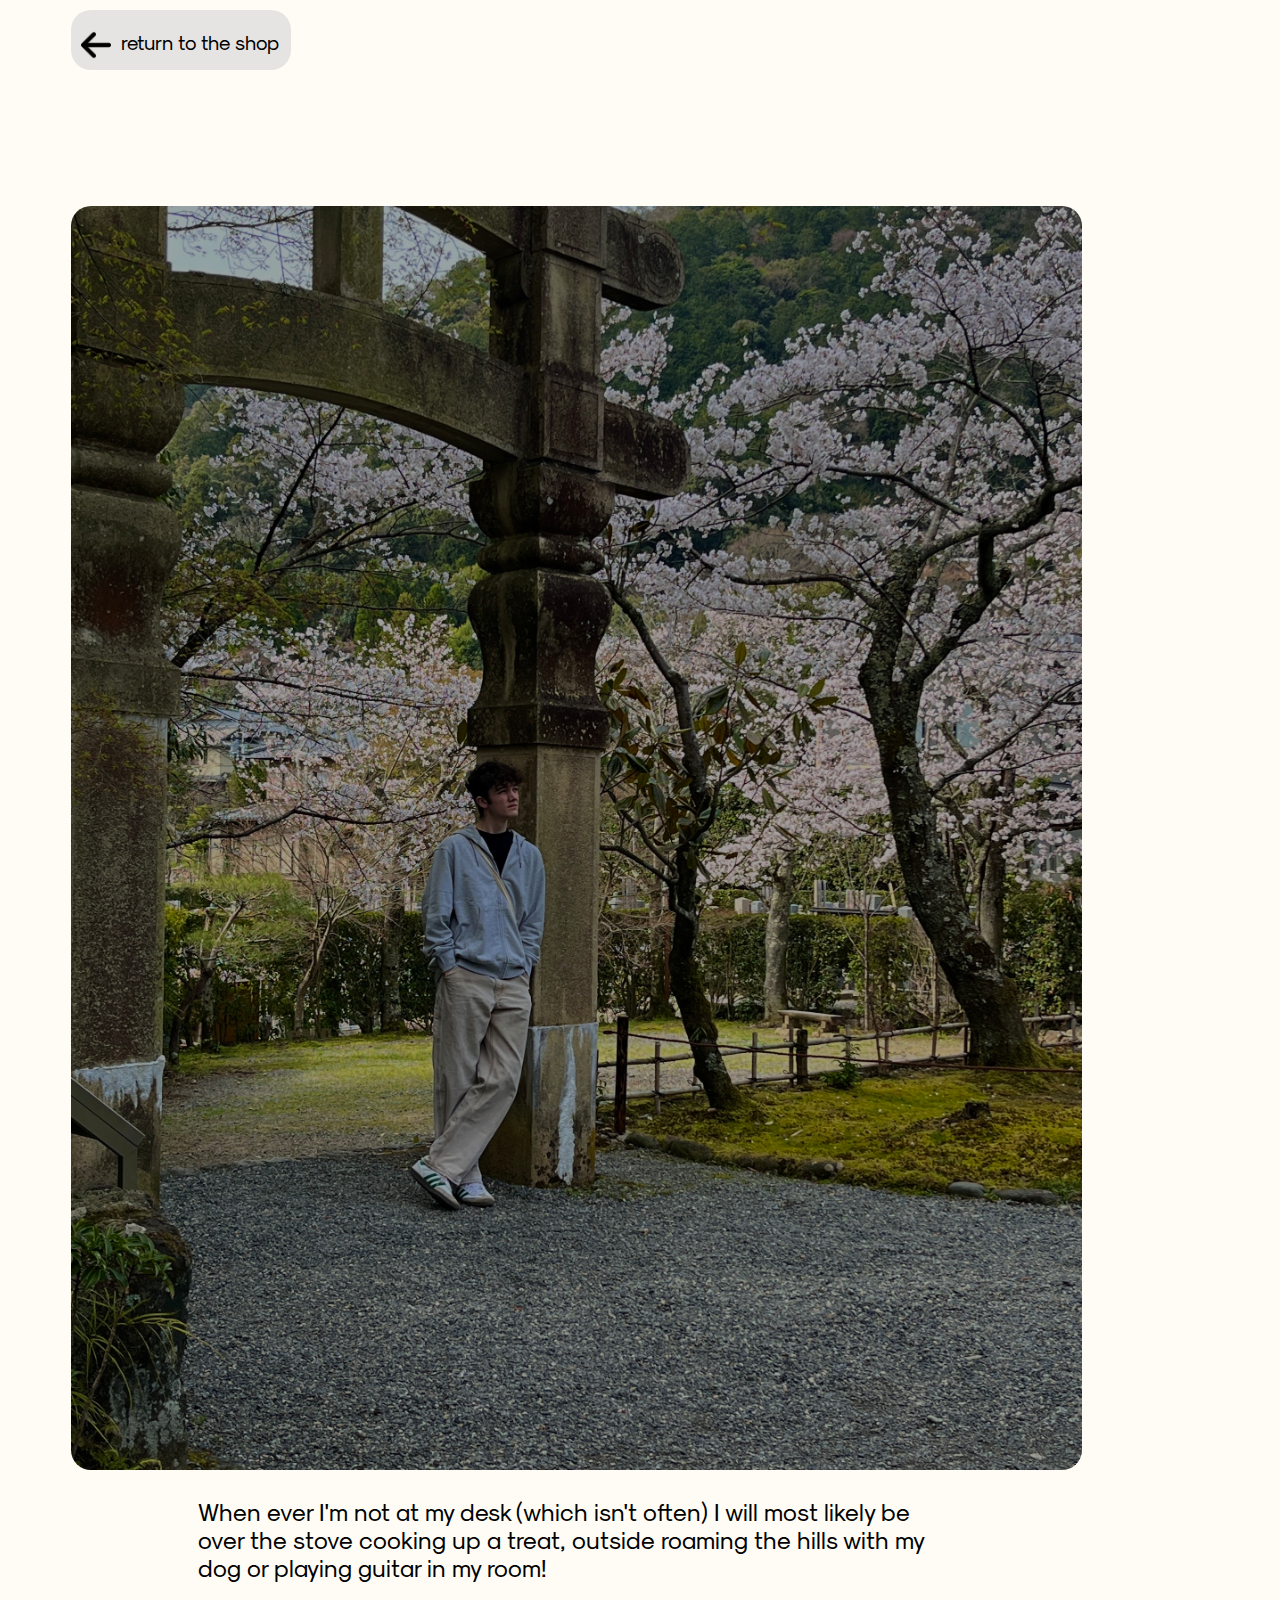
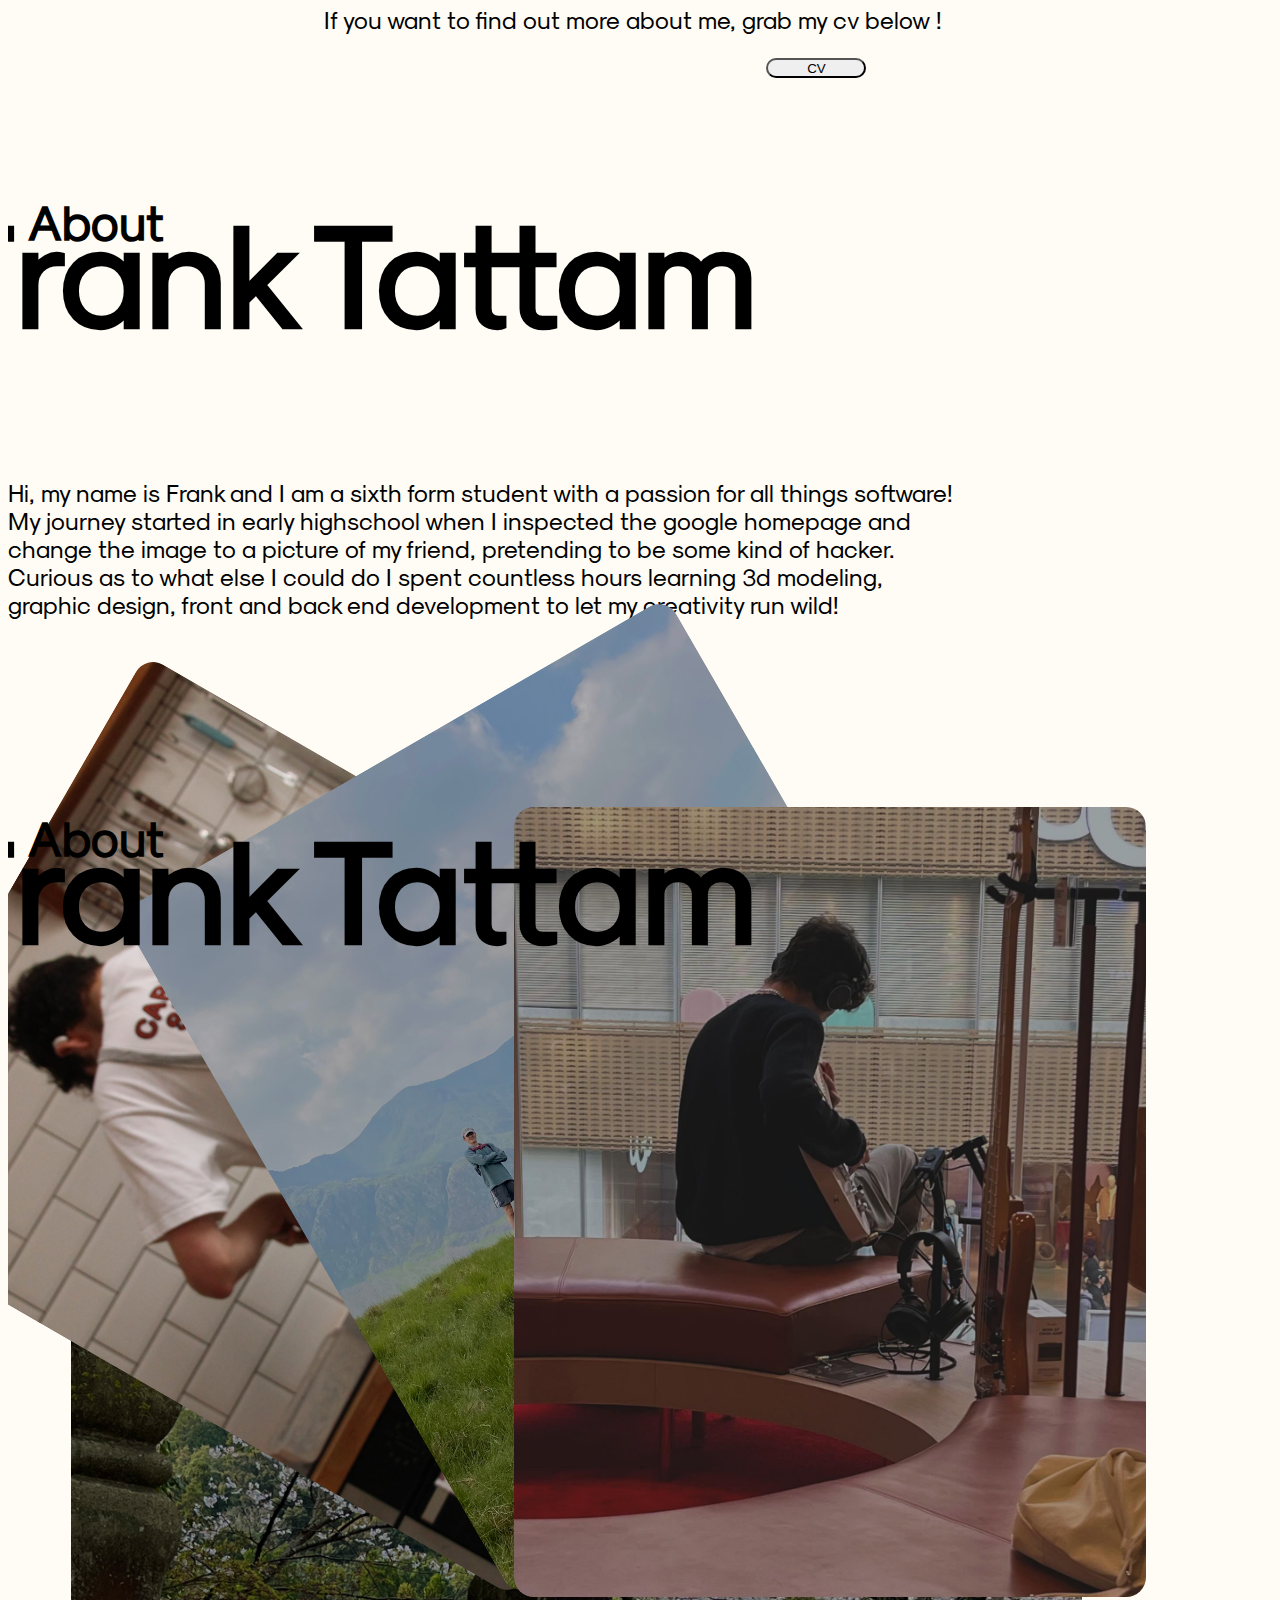
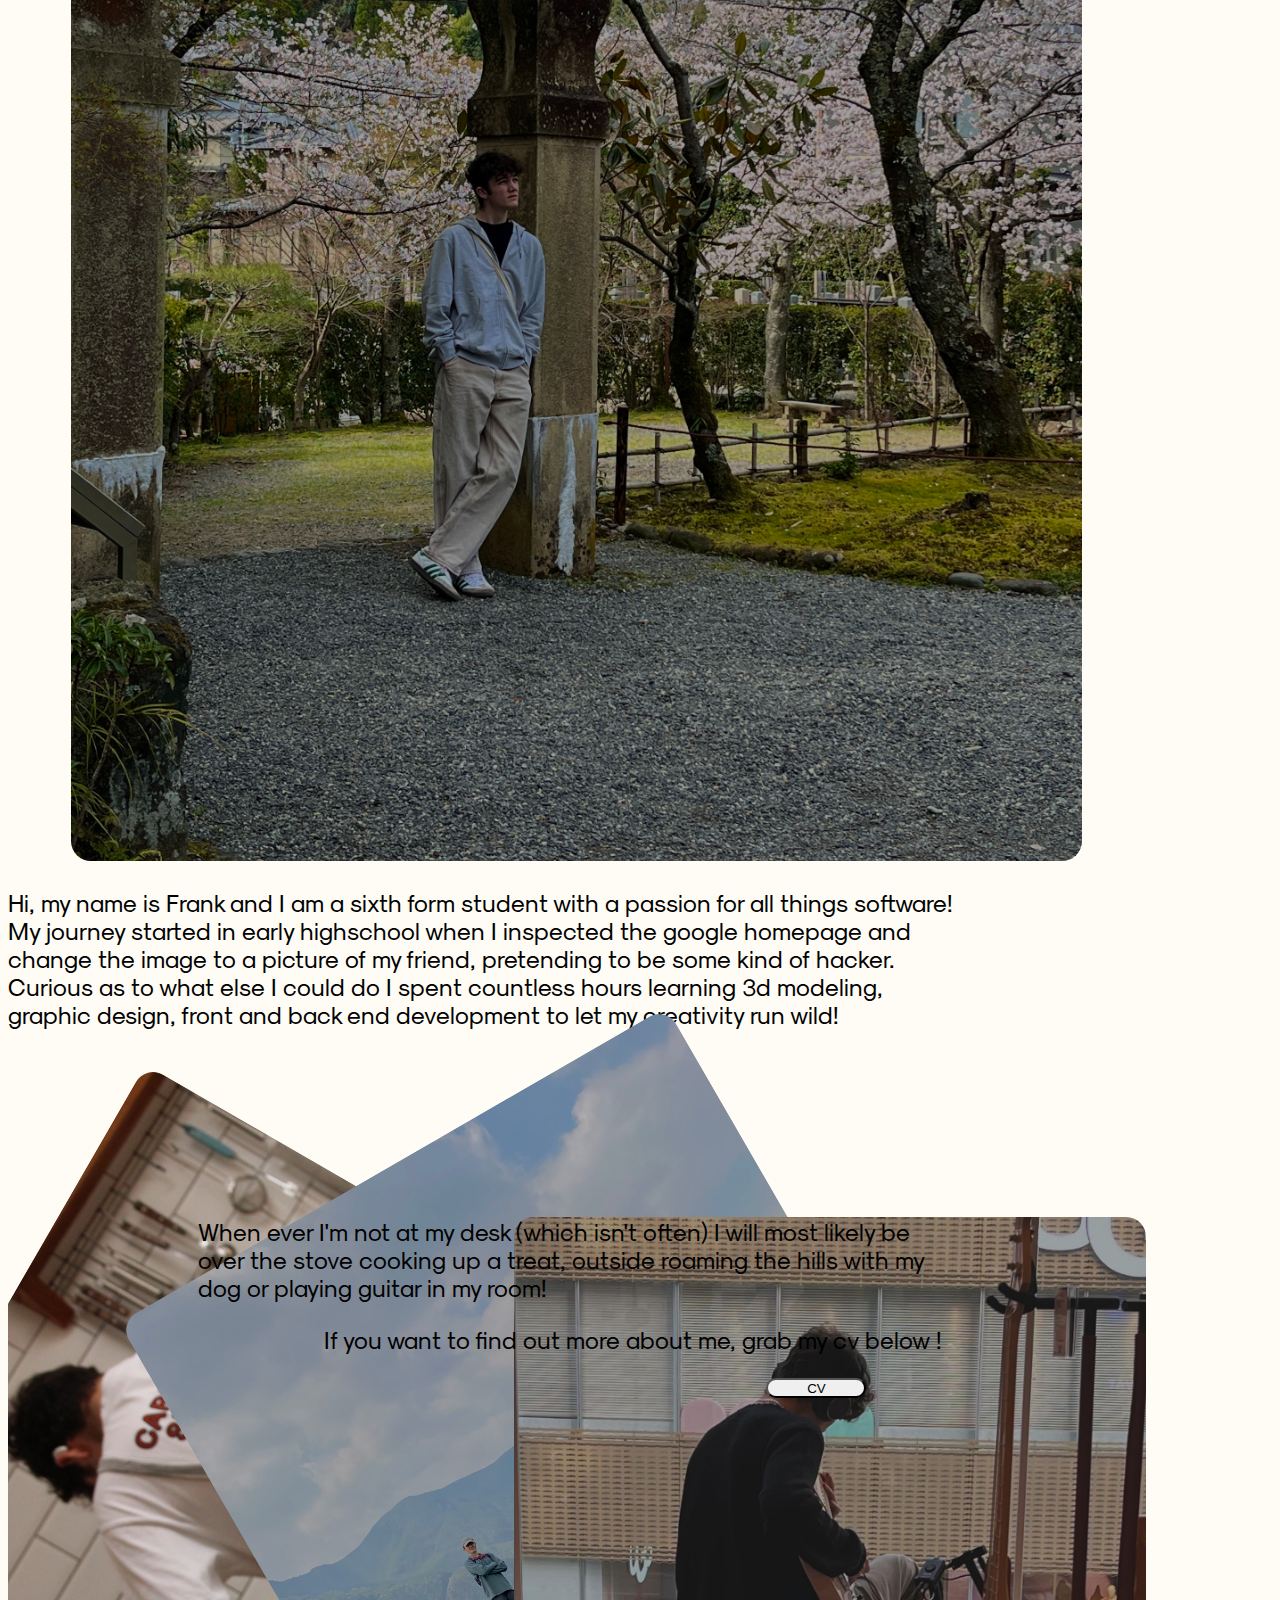
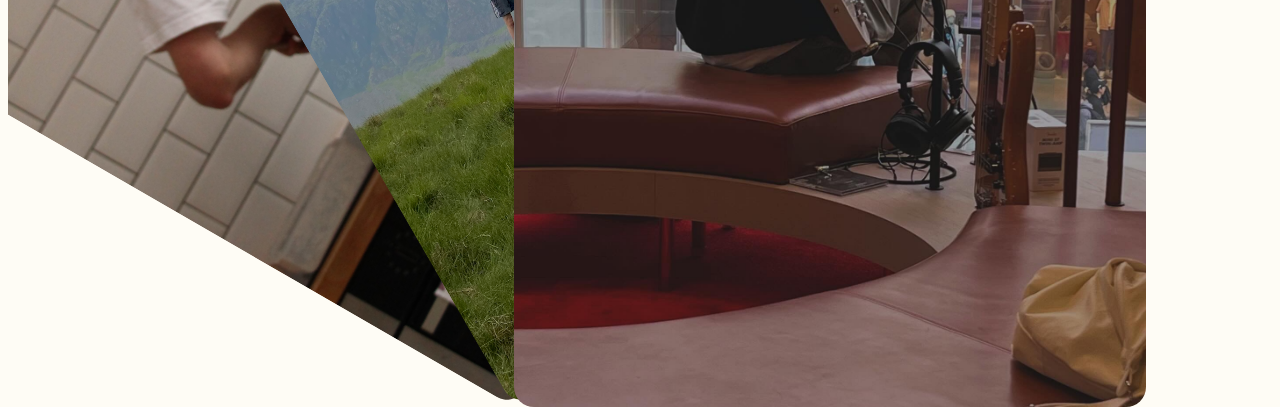
<file: aboutMe.html>
<!DOCTYPE html>
<html lang="en">
<head>
    <meta charset="UTF-8">
    <meta name="viewport" content="width=device-width, initial-scale=1.0">
    <link rel="stylesheet" href="aboutMe.css">
    <title>aboutMe</title>
</head>
<body style="overflow-x: clip;">
    <div class="returnButton"><a href="index.html" style="text-decoration: none;"><p class="returnTxt"><img src="img/arrow.png" alt="" class="arrow">return to the shop</p></a></div>
    <div class="Container">
        <div class="left">
            <img src="img/me.jpg" alt="" class="picOfMe">
            <p class="text2">When ever I'm not at my desk (which isn't often) I will most likely be over the stove cooking up a treat, outside roaming the hills with my dog or playing guitar in my room!</p>
            <p class="text3">If you want to find out more about me, grab my cv below !</p>
            <button class="cvButton">CV</button>
        </div>
        <div class="right">
            <h1 class="about">About</h1>
            <h1 class="name">Frank Tattam</h1>
            <p class="opening">Hi, my name is Frank and I am a sixth form student with a passion for all things software! My journey started in early highschool when I inspected the google homepage and change the image to a picture of my friend, pretending to be some kind of hacker. Curious as to what else I could do I spent countless hours learning 3d modeling, graphic design, front and back end development to let my creativity run wild! </p>
            <div class="tripPhotos">
                <img src="img/homepagebackground.JPG" alt="" class="meCooking">
                <img src="img/meWalking.jpg" alt="" class="meWalking">
                <img src="img/meGuitar.JPG" alt="" class="meGuitar">
            </div>
        </div>
    </div>
    <div class="All">
        <h1 class="about">About</h1>
        <h1 class="name">Frank Tattam</h1>
        <img src="img/me.jpg" alt="" class="picOfMe">
        <p class="opening">Hi, my name is Frank and I am a sixth form student with a passion for all things software! My journey started in early highschool when I inspected the google homepage and change the image to a picture of my friend, pretending to be some kind of hacker. Curious as to what else I could do I spent countless hours learning 3d modeling, graphic design, front and back end development to let my creativity run wild! </p>
        <div class="tripPhotos">
            <img src="img/homepagebackground.JPG" alt="" class="meCooking">
            <img src="img/meWalking.jpg" alt="" class="meWalking">
            <img src="img/meGuitar.JPG" alt="" class="meGuitar">
        </div>
        <p class="text2">When ever I'm not at my desk (which isn't often) I will most likely be over the stove cooking up a treat, outside roaming the hills with my dog or playing guitar in my room!</p>
        <p class="text3">If you want to find out more about me, grab my cv below !</p>
        <button class="cvButton">CV</button>
    </div>
</body>
</html>
</file>
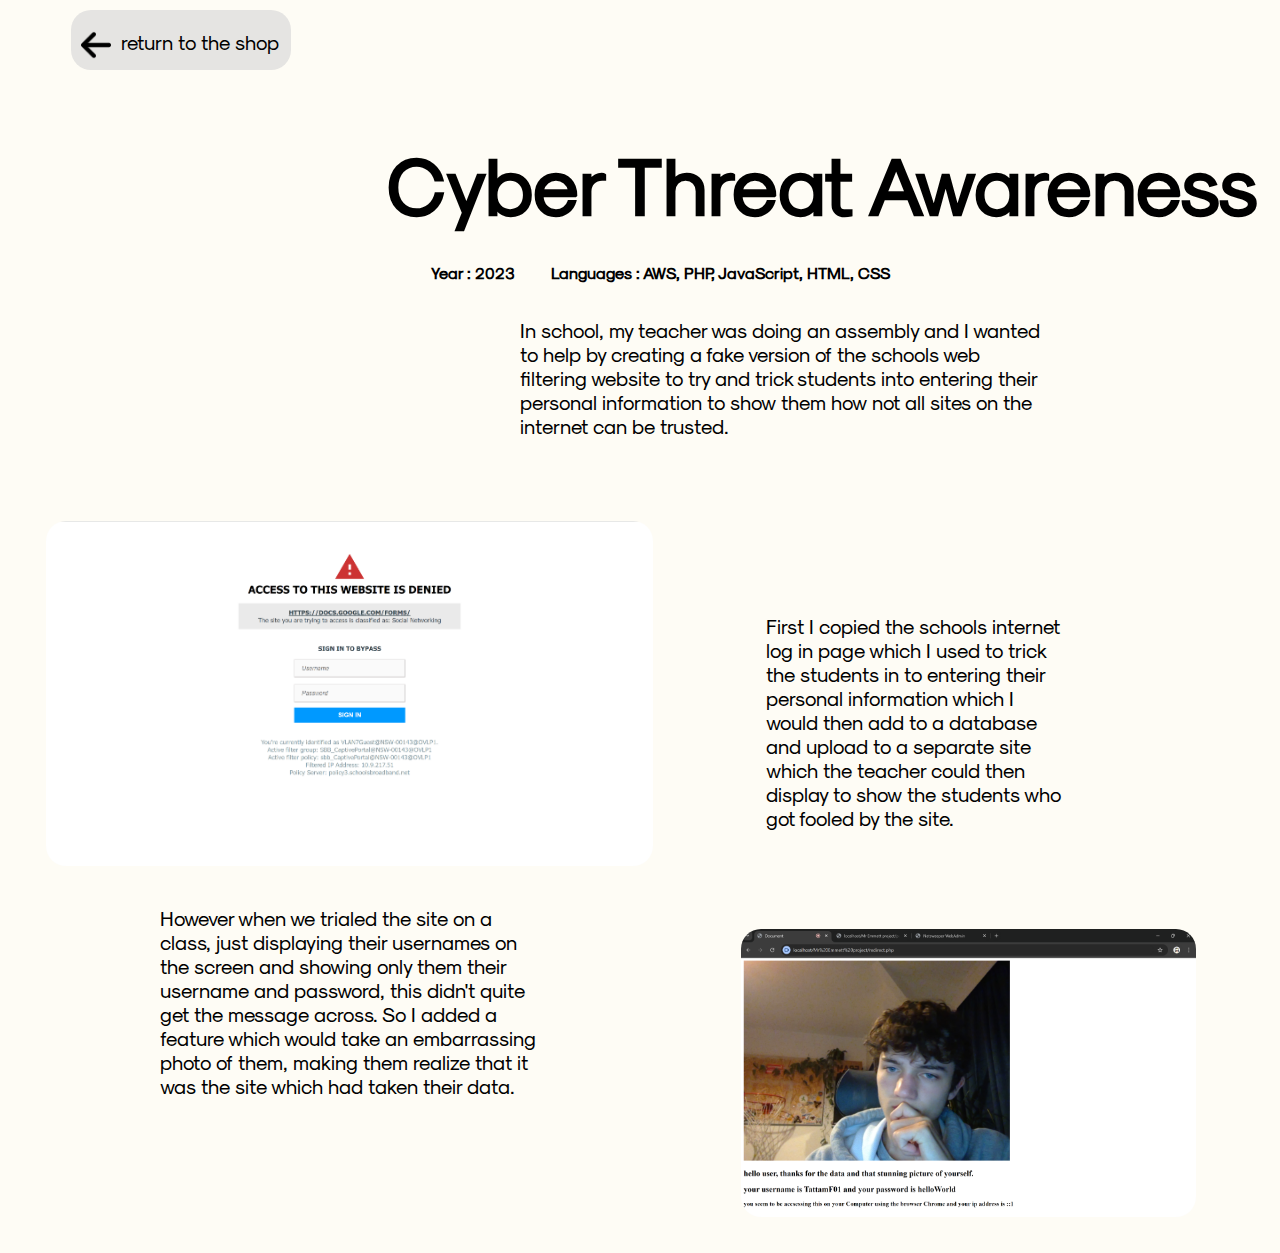
<file: cyberThreatAwareness.html>
<!DOCTYPE html>
<html lang="en">
<head>
    <meta charset="UTF-8">
    <meta name="viewport" content="width=device-width, initial-scale=1.0">
    <link rel="stylesheet" href="cyberThreatAwareness.css">
    <title>CyberThreatAwareness</title>
</head>
<body>
    <div class="returnButton"><a href="index.html" style="text-decoration: none;"><p class="returnTxt"><img src="img/arrow.png" alt="" class="arrow">return to the shop</p></a></div>
    <div class="topSection">
        <div class="TS-left">
            <!-- <img class="woksForDinnerLogo" src="img/wokLogo2.svg" alt=""> -->
        </div>

        <div class="TS-right">
            <h1 class="titleText">Cyber Threat Awareness</h1>
            <div class="stats">
                <p class="Year"> Year : 2023</p>
                <p class="languages">Languages : AWS, PHP, JavaScript, HTML, CSS</p>
            </div>
            <p class="description">In school, my teacher was doing an assembly and I wanted to help by creating a fake version of the schools web filtering website to try and trick students into entering their personal information to show them how not all sites on the internet can be trusted.</p>

        </div>
    </div>
    <div class="SeccondSection">
        <div class="SS-left">
            <img class="CTAHomepage" src="img/CTAHomepage.png" alt="">
            <p class="p2">However when we trialed the site on a class, just displaying their usernames on the screen and showing only them their username and password, this didn't quite get the message across. So I added a feature which would take an embarrassing photo of them, making them realize that it was the site which had taken their data. </p>
        </div>

        <div class="SS-right">
            <p class="p1">First I copied the schools internet log in page which I used to trick the students in to entering their personal information which I would then add to a database and upload to a separate site which the teacher could then display to show the students who got fooled by the site.</p>
            <img class="CTAPhoto" src="img/CTAPhoto.png" alt="">
        </div>
    </div>
</body>
</html>
</file>
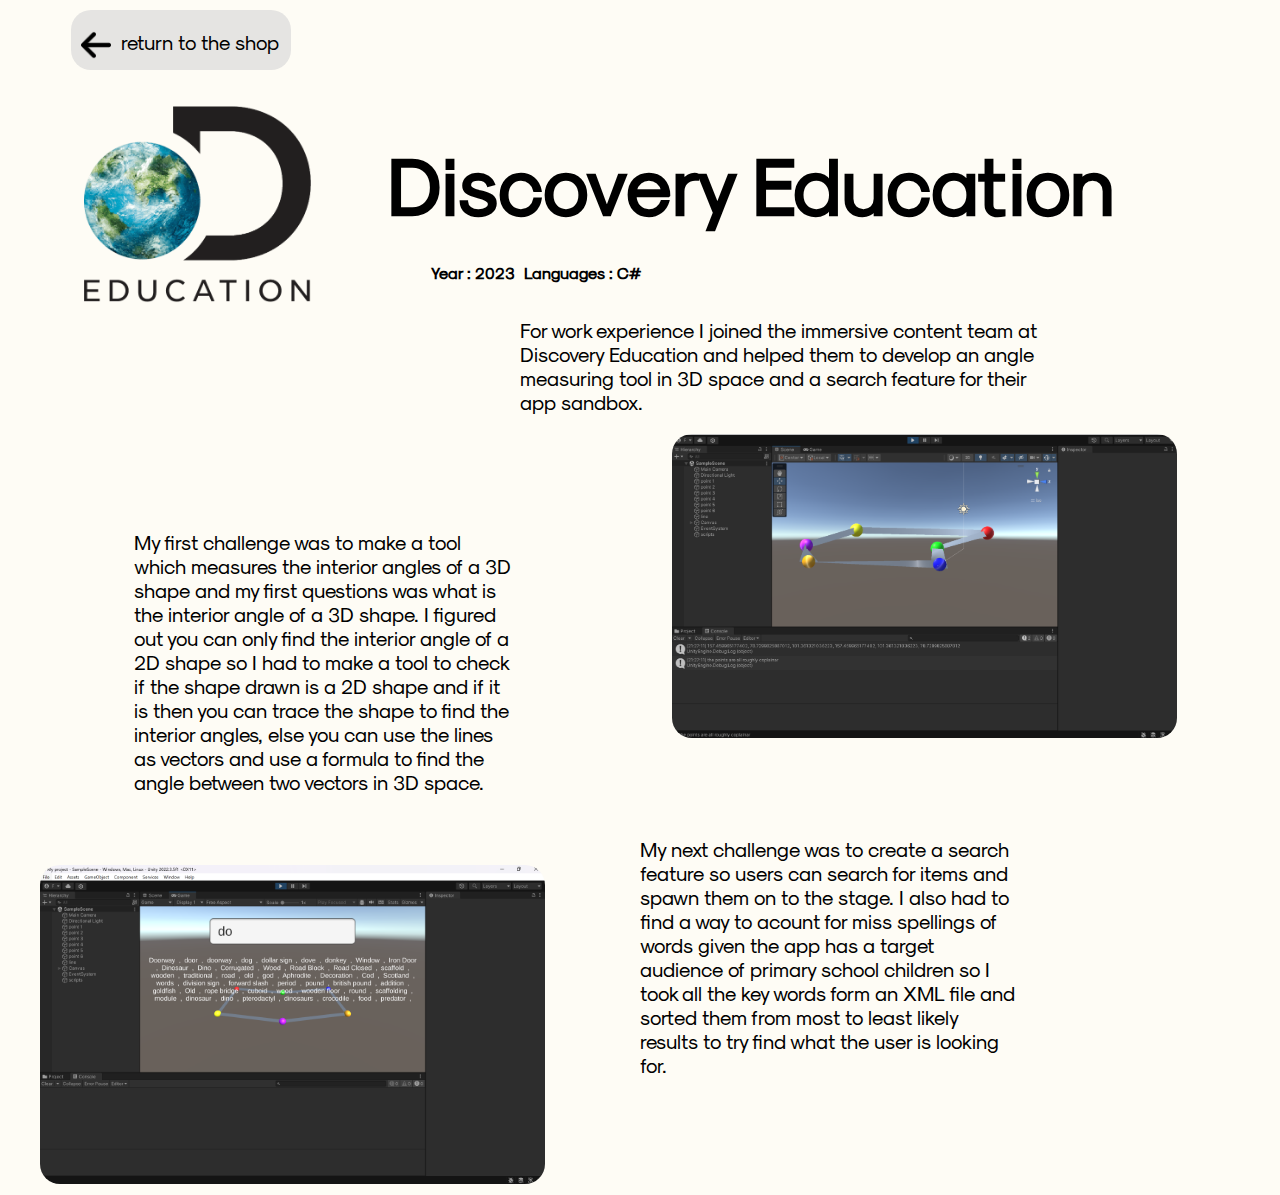
<file: discoveryEducation.html>
<!DOCTYPE html>
<html lang="en">
<head>
    <meta charset="UTF-8">
    <meta name="viewport" content="width=device-width, initial-scale=1.0">
    <link rel="stylesheet" href="discoveryEducation.css">
    <title>discoveryEducation</title>
</head>
<body>
    <div class="returnButton"><a href="index.html" style="text-decoration: none;"><p class="returnTxt"><img src="img/arrow.png" alt="" class="arrow">return to the shop</p></a></div>
    <div class="topSection">
        <div class="TS-left">
            <img class="discoveryEducationLogo" src="img/DE.png" alt="">
        </div>

        <div class="TS-right">
            <h1 class="titleText">Discovery Education</h1>
            <div class="stats">
                <p class="Year"> Year : 2023</p>
                <p class="languages">Languages : C#</p>
            </div>
            <p class="description">For work experience I joined the immersive content team at Discovery Education and helped them to develop an angle measuring tool in 3D space and a search feature for their app sandbox.</p>

        </div>
    </div>
    <div class="seccondSection">
        <div class="SS-left">
            <p class="p1">My first challenge was to make a tool which measures the interior angles of a 3D shape and my first questions was what is the interior angle of a 3D shape. I figured out you can only find the interior angle of a 2D shape so I had to make a tool to check if the shape drawn is a 2D shape and if it is then you can trace the shape to find the interior angles, else you can use the lines as vectors and use a formula to find the angle between two vectors in 3D space.</p>
            <img class="search" src="img/search.png" alt="">
        </div>
        <div class="SS-right">
            <img class="coplanar" src="img/coplanar.png" alt="">
            <p class="p2">My next challenge was to create a search feature so users can search for items and spawn them on to the stage. I also had to find a way to acount for miss spellings of words given the app has a target audience of primary school children so I took all the key words form an XML file and sorted them from most to least likely results to try find what the user is looking for.</p>
        </div>
    </div>
</body>
</html>
</file>
<file: aboutMe.css>
@font-face{
    font-family: Modernist;
    src: url(font/Regular_Weight_Desktop/Sk-Modernist-Regular.otf);
}
@keyframes fadeIn {
    0% { opacity: 0; }
    100% { opacity: 1; }
}
html{
    font-family: Modernist;
    background-color: #fefcf5;
    overflow-x: hidden;
}
.container{
    display: grid;
    grid-template-columns: 50% 50%;

}
.picOfMe{
    margin-top: 10%;
    margin-left: 5%;
    width: 80%;
    aspect-ratio: 4/5;
    object-fit: cover;
    border-radius: 20px;
    animation-name: picOfMe;
    animation-duration: 4s;
}
.about{
    position: relative;
    left: 20px;
    font-size: 3rem;
}
.name{
    margin: 0;
    position: relative;
    top: -100px;
    left: -70px;
    font-size: 9rem;
}
.arrow{
    position: relative;
    top: 10px;
    padding-right: 10px;
    aspect-ratio: 1/1;
    width: 30px;
}
.returnButton{
    background-color: #E5E4E2;
    margin: 10px;
    padding: 10px;
    width: 200px;
    height: 40px;
    margin-left: 5%;
    border-radius: 20px;
}
.returnLink{
    text-decoration: none;
    width: 200px;
    height: 40px;
    background-color: blue;
}
.returnTxt{
    text-decoration: none;
    margin-top: 0;
    width: 200px;
    color: black;
    font-size: 1.25rem;
}
.opening{
    width: 75%;
    font-size: 1.5rem;
}
.meCooking{
    position: absolute;
    left: 40%;
    aspect-ratio: 4/5;
    width: 50%;
    object-fit: cover;
    border-radius: 20px;
    transform-origin: bottom left;
    transform: rotate(-60deg);
    transition: ease-in-out 1s;
}
.meWalking{
    position: absolute;
    left: 40%;
    aspect-ratio: 4/5;
    width: 50%;
    object-fit: cover;
    border-radius: 20px;
    transform-origin: bottom left;
    transform: rotate(-30deg);
    transition: ease-in-out 1s;
}
.meGuitar{
    position: absolute;
    left: 40%;
    aspect-ratio: 4/5;
    width: 50%;
    object-fit: cover;
    border-radius: 20px;
    transition: ease-in-out 1s;
}
.text2{
    position: relative;
    top: 5%;
    left: 15%;
    width: 60%;
    font-size: 1.5em;
}
.dot{
    position: relative;
    aspect-ratio: 1/1;
    width: 40px;
}
.tripPhotos{
    height: fit-content;
    margin-top: 15%;
    position: relative;
    bottom: 2%;
    margin-bottom: 2%;
}
.text3{
    position: relative;
    top: 10%;
    left: 25%;
    width: 60%;
    font-size: 1.5em;
}
.cvButton{
    position: relative;
    top: 10%;
    left: 60%;
    width: 100px;
    height: 20px;
    border-radius: 20px;
    margin-bottom: 80px;
}

.meCooking:hover{
    transform: rotate(0deg) translateX(-200px) translateY(-50px);
    z-index: 999;
}
.meWalking:hover{
    transform: rotate(0deg) translateX(-200px) translateY(-50px);
    z-index: 999;
}
.meGuitar:hover{
    transform: rotate(0deg) translateX(-200px) translateY(-50px);
    z-index: 999;
}
.left{
    height: fit-content;
}
.right{
    height: fit-content;
}
.linecontainer{
    height: 40px;
    position: absolute;
    margin-top: 20px;
    margin-left: 30px;
    transition: 1s;
}
.line1{
    width: 60px;
    height: 5px;
    border-radius: 10px;
    background-color: black;
    transform-origin: left;
    transition: 1s;
}
.line2{
    margin-top: 20px;
    width: 60px;
    height: 5px;
    border-radius: 10px;
    background-color: black;
    transform-origin: left;
    transition: 1s;
}
.optionscontainer{
    width: 1000px;
    position: absolute;
    display: none;
    margin-top: 80px;
    margin-left: 30px;
    gap: 20px;
    grid-auto-flow: row;
    font-family: Modernist;
    color: white;
    font-size: 30px;
    transition: ease-in-out;
    animation: fadeIn 2s;
}
.linecontainer.clicked{
    .line1 {transform: rotate(45deg);}
    .line2 {transform: translateY(17px) rotate(-45deg);}
}
.Home{
    width: fit-content;
    padding: 2px;
    border-radius: 10px;
    background-color: rgba(66, 66, 66, 0.781);
}
.DE{
    width: fit-content;
    padding: 2px;
    border-radius: 10px;
    background-color: rgba(66, 66, 66, 0.781);
}
.Woks{
    width: fit-content;
    padding: 2px;
    border-radius: 10px;
    background-color: rgba(66, 66, 66, 0.781);
}
.Cyber{
    width: fit-content;
    padding: 2px;
    border-radius: 10px;
    background-color: rgba(66, 66, 66, 0.781);
}
</file>
<file: cyberThreatAwareness.css>
@font-face{
    font-family: Modernist;
    src: url(font/Regular_Weight_Desktop/Sk-Modernist-Regular.otf);
}
@keyframes fadeIn {
    0% { opacity: 0; }
    100% { opacity: 1; }
}
html{
    font-family: Modernist;
    background-color: #fefcf5;
    overflow-x: clip;
}
.arrow{
    position: relative;
    top: 10px;
    padding-right: 10px;
    aspect-ratio: 1/1;
    width: 30px;
}
.returnButton{
    background-color: #E5E4E2;
    margin: 10px;
    padding: 10px;
    width: 200px;
    height: 40px;
    margin-left: 5%;
    border-radius: 20px;
}
.returnLink{
    text-decoration: none;
    width: 200px;
    height: 40px;
    background-color: blue;
}
.returnTxt{
    text-decoration: none;
    margin-left: 0;
    margin-top: 0;
    width: 200px;
    color: black;
    font-size: 1.25rem;
}
@media screen and (max-width:480px){ 
    .all{
        display: block;
    }
    .topSection{
        display: none;
        grid-auto-flow: column;
        grid-auto-columns: 30% 70%;
    }
    .woksForDinnerLogo{
        width: 100%;
    }
    .titleText{
        margin-left: 5%;
        font-size: 3rem;
        margin-bottom: 2%;
    }
    .stats{
        position: relative;
        left: 7%;
        width: 90%;
        display: grid;
        grid-auto-flow: column;
        grid-auto-columns: 30% 70%;
    }
    .Year{
        font-size: 0.75rem;
        font-weight: bold;
    }
    .languages{
        font-size: 0.75rem;
        font-weight: bold;
    }
    .description{
        position: relative;
        left: 20%;
        width: 60%;
        font-size: 1rem;
        text-align: center;
    }
    .SeccondSection{
        margin-top: 5%;
        display: none;
        grid-auto-flow: column;
        grid-auto-columns: 60% 40%;
    }
    .CTAHomepage{
        margin-left: 5%;
        width: 90%;
        object-fit: cover;
        border-radius: 20px;
    }
    .p1{
        text-align: center;
        position: relative;
        margin-left: 20%;
        top: 10%;
        width: 60%;
        font-size: 1rem;
    }
    .CTAPhoto{
        margin-left: 5%;
        width: 90%;
        object-fit: cover;
        border-radius: 20px;
    }
    .p2{
        text-align: center;
        margin-left: 20%;
        margin-top: 5%;
        width: 60%;
        font-size: 1rem;
    }
}
@media screen and (min-width:481px){ 
    .all{
        display: none;
    }
    .topSection{
        display: grid;
        grid-auto-flow: column;
        grid-auto-columns: 30% 70%;
    }
    .woksForDinnerLogo{
        width: 100%;
    }
    .titleText{
        font-size: 5rem;
        margin-bottom: 2%;
    }
    .stats{
        position: relative;
        left: 5%;
        width: 90%;
        display: grid;
        grid-auto-flow: column;
        grid-auto-columns: 15% 85%;
    }
    .Year{
        font-size: 1rem;
        font-weight: bold;
    }
    .languages{
        font-size: 1rem;
        font-weight: bold;
    }
    .description{
        position: relative;
        left: 15%;
        width: 60%;
        font-size: 1.25rem;
    }
    .SeccondSection{
        margin-top: 5%;
        display: grid;
        grid-auto-flow: column;
        grid-auto-columns: 60% 40%;
    }
    .CTAHomepage{
        margin-left: 5%;
        width: 80%;
        object-fit: cover;
        border-radius: 20px;
    }
    .p1{
        position: relative;
        top: 10%;
        width: 60%;
        font-size: 1.25rem;
    }
    .CTAPhoto{
        margin-top: 30%;
        margin-left: -5%;
        margin-bottom: 5%;
        width: 90%;
        object-fit: cover;
        border-radius: 20px;
    }
    .p2{
        margin-left: 20%;
        margin-top: 5%;
        width: 50%;
        font-size: 1.25rem;
    }
}
.linecontainer{
    height: 40px;
    position: absolute;
    margin-top: 20px;
    margin-left: 30px;
    transition: 1s;
}
.line1{
    width: 60px;
    height: 5px;
    border-radius: 10px;
    background-color: black;
    transform-origin: left;
    transition: 1s;
}
.line2{
    margin-top: 20px;
    width: 60px;
    height: 5px;
    border-radius: 10px;
    background-color: black;
    transform-origin: left;
    transition: 1s;
}
.optionscontainer{
    width: 1000px;
    position: absolute;
    display: none;
    margin-top: 80px;
    margin-left: 30px;
    gap: 20px;
    grid-auto-flow: row;
    font-family: Modernist;
    color: white;
    font-size: 30px;
    transition: ease-in-out;
    animation: fadeIn 2s;
}
.linecontainer.clicked{
    .line1 {transform: rotate(45deg);}
    .line2 {transform: translateY(17px) rotate(-45deg);}
}
.Home{
    width: fit-content;
    padding: 2px;
    border-radius: 10px;
    background-color: rgba(66, 66, 66, 0.781);
}
.AboutMe{
    width: fit-content;
    padding: 2px;
    border-radius: 10px;
    background-color: rgba(66, 66, 66, 0.781);
}
.DE{
    width: fit-content;
    padding: 2px;
    border-radius: 10px;
    background-color: rgba(66, 66, 66, 0.781);
}
.Woks{
    width: fit-content;
    padding: 2px;
    border-radius: 10px;
    background-color: rgba(66, 66, 66, 0.781);
}
</file>
<file: discoveryEducation.css>
@font-face{
    font-family: Modernist;
    src: url(font/Regular_Weight_Desktop/Sk-Modernist-Regular.otf);
}
html{
    font-family: Modernist;
    background-color: #fefcf5;
    overflow-x: hidden;
}
.arrow{
    position: relative;
    top: 10px;
    padding-right: 10px;
    aspect-ratio: 1/1;
    width: 30px;
}
.returnButton{
    background-color: #E5E4E2;
    margin: 10px;
    padding: 10px;
    width: 200px;
    height: 40px;
    margin-left: 5%;
    border-radius: 20px;
}
.returnLink{
    text-decoration: none;
    width: 200px;
    height: 40px;
    background-color: blue;
}
.returnTxt{
    text-decoration: none;
    margin-top: 0;
    width: 200px;
    color: black;
    font-size: 1.25rem;
}
.topSection{
    display: grid;
    grid-auto-flow: column;
    grid-auto-columns: 30% 70%;
}
.woksForDinnerLogo{
    width: 100%;
}
.titleText{
    font-size: 5rem;
    margin-bottom: 2%;
}
.discoveryEducationLogo{
    width: 60%;
    margin-left: 20%;
    margin-top: 5%;
}
.stats{
    position: relative;
    left: 5%;
    width: 70%;
    display: grid;
    grid-auto-flow: column;
    grid-auto-columns: 15% 85%;
}
.Year{
    font-size: 1rem;
    font-weight: bold;
}
.languages{
    font-size: 1rem;
    font-weight: bold;
}
.description{
    position: relative;
    left: 15%;
    width: 60%;
    font-size: 1.25rem;
}
.seccondSection{
    display: grid;
    grid-auto-flow: column;
    grid-auto-columns: 50% 50%;
}
.search{
    border-radius: 20px;
    width: 80%;
    margin-left: 5%;
    margin-top: 20%;
}
.coplanar{
    border-radius: 20px;
    width: 80%;
    margin-left: 5%;
}
.p1{
    position: relative;
    top: 10%;
    left: 20%;
    width: 60%;
    font-size: 1.25rem;
}
.p2{
    position: relative;
    top: 10%;
    width: 60%;
    font-size: 1.25rem;
}
</file>
